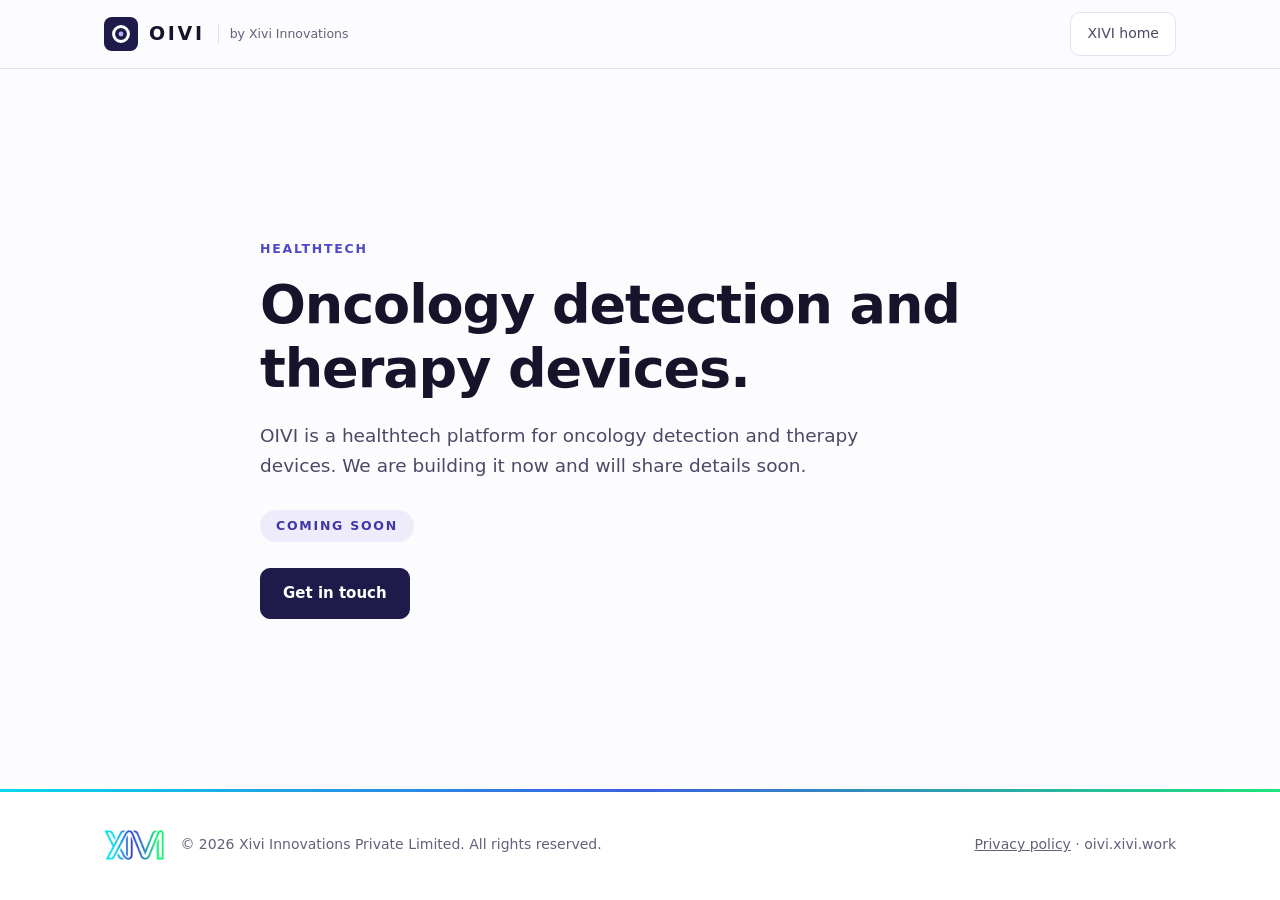
<file: index.html>
<!doctype html>
<html lang="en-IN">
<head>
<meta charset="utf-8">
<meta name="viewport" content="width=device-width, initial-scale=1">
<meta http-equiv="Content-Security-Policy" content="default-src 'none'; script-src 'self'; style-src 'self' https://fonts.googleapis.com; font-src https://fonts.gstatic.com; img-src 'self' data:; connect-src 'none'; form-action 'none'; base-uri 'none'; object-src 'none'; manifest-src 'none'">
<meta name="referrer" content="strict-origin-when-cross-origin">
<meta name="color-scheme" content="only light">
<title>OIVI — Oncology detection and therapy devices | XIVI</title>
<meta name="description" content="OIVI is a healthtech platform for oncology detection and therapy devices from Xivi Innovations. Coming soon.">
<meta name="robots" content="index, follow, max-image-preview:large">
<meta name="theme-color" content="#ffffff">
<link rel="canonical" href="https://oivi.xivi.work/">
<link rel="icon" href="assets/oivi-mark.svg" type="image/svg+xml">
<link rel="icon" href="assets/favicon-48.png" sizes="48x48" type="image/png">
<link rel="apple-touch-icon" href="assets/apple-touch-icon.png">
<meta property="og:type" content="website">
<meta property="og:site_name" content="OIVI">
<meta property="og:locale" content="en_IN">
<meta property="og:title" content="OIVI — Oncology detection and therapy devices | XIVI">
<meta property="og:description" content="OIVI is a healthtech platform for oncology detection and therapy devices from Xivi Innovations. Coming soon.">
<meta property="og:url" content="https://oivi.xivi.work/">
<meta property="og:image" content="https://oivi.xivi.work/assets/og.png">
<meta property="og:image:width" content="1200">
<meta property="og:image:height" content="630">
<meta property="og:image:alt" content="OIVI by Xivi Innovations">
<meta name="twitter:card" content="summary_large_image">
<meta name="twitter:title" content="OIVI — Oncology detection and therapy devices | XIVI">
<meta name="twitter:description" content="OIVI is a healthtech platform for oncology detection and therapy devices from Xivi Innovations. Coming soon.">
<meta name="twitter:image" content="https://oivi.xivi.work/assets/og.png">
<script type="application/ld+json">
{
 "@context": "https://schema.org",
 "@graph": [
  {
   "@type": "WebSite",
   "@id": "https://oivi.xivi.work/#website",
   "url": "https://oivi.xivi.work/",
   "name": "OIVI",
   "inLanguage": "en-IN",
   "description": "OIVI is a healthtech platform for oncology detection and therapy devices from Xivi Innovations. Coming soon.",
   "publisher": {
    "@id": "https://xivi.work/#org"
   }
  },
  {
   "@type": "Brand",
   "@id": "https://oivi.xivi.work/#brand",
   "name": "OIVI",
   "url": "https://oivi.xivi.work/",
   "description": "OIVI is a healthtech platform for oncology detection and therapy devices from Xivi Innovations. Coming soon.",
   "brand": {
    "@type": "Organization",
    "@id": "https://xivi.work/#org",
    "name": "Xivi Innovations Private Limited",
    "url": "https://xivi.work/"
   }
  }
 ]
}
</script>
<link rel="preconnect" href="https://fonts.googleapis.com">
<link rel="preconnect" href="https://fonts.gstatic.com" crossorigin>
<link href="https://fonts.googleapis.com/css2?family=Inter:wght@400;500;600;700&display=swap" rel="stylesheet">
<link rel="stylesheet" href="assets/site.css?v=6">
<link rel="stylesheet" href="assets/page.css?v=1">
<script src="assets/frame.js" defer></script>
</head>
<body class="soon-page">


<header>
  <div class="wrap nav">
    <a class="brand" href="./" aria-label="OIVI home">
      <img src="assets/oivi-mark.svg" alt="">
      <b>OIVI</b><span>by Xivi Innovations</span>
    </a>
    <nav class="links"><a class="btn sm" href="https://xivi.work">XIVI home</a></nav>
  </div>
</header>

<main class="soon">
  <div class="wrap">
    <p class="eyebrow">Healthtech</p>
    <h1>Oncology detection and therapy devices.</h1>
    <p class="lead">OIVI is a healthtech platform for oncology detection and therapy devices. We are building it now and will share details soon.</p>
    <p class="chip-soon">Coming soon</p>
    <div class="cta"><a class="btn primary" href="mailto:xivi.tech@gmail.com?subject=OIVI">Get in touch</a></div>
  </div>
</main>

<footer>
  <div class="wrap">
    <div class="logo">
      <a href="https://xivi.work" aria-label="XIVI"><img src="assets/xivi-logo-sm.webp" alt="XIVI" width="320" height="159" decoding="async"></a>
      <p>© 2026 Xivi Innovations Private Limited. All rights reserved.</p>
    </div>
    <p><a href="privacy.html">Privacy policy</a> · oivi.xivi.work</p>
  </div>
</footer>

</body>
</html>
</file>
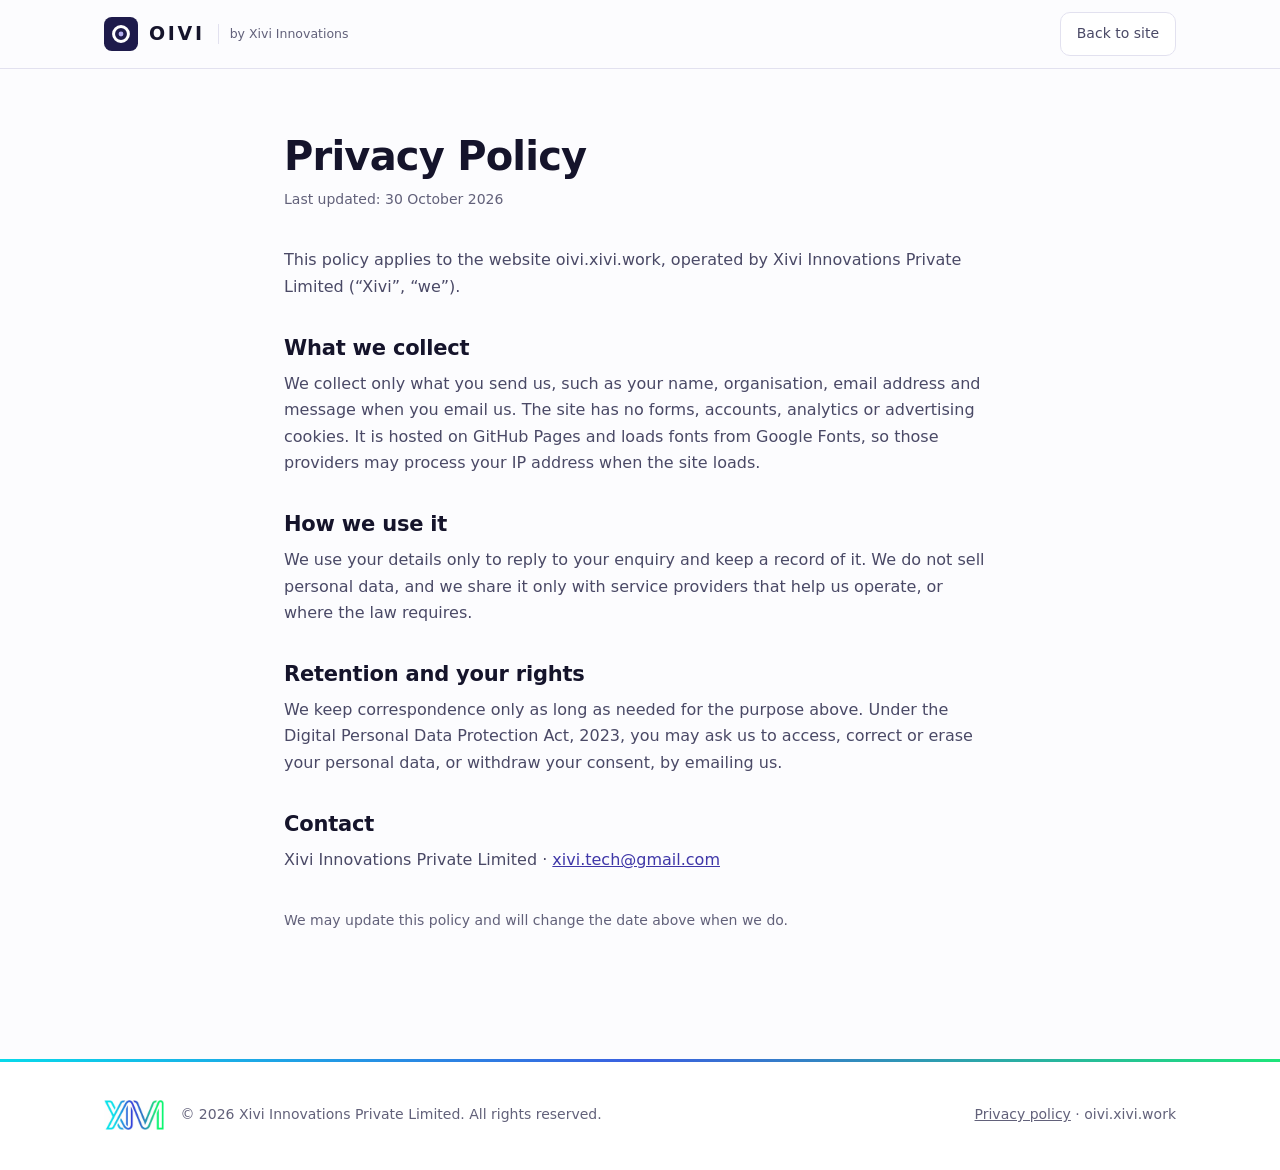
<file: privacy.html>
<!doctype html>
<html lang="en-IN">
<head>
<meta charset="utf-8">
<meta name="viewport" content="width=device-width, initial-scale=1">
<meta http-equiv="Content-Security-Policy" content="default-src 'none'; script-src 'self'; style-src 'self' https://fonts.googleapis.com; font-src https://fonts.gstatic.com; img-src 'self' data:; connect-src 'none'; form-action 'none'; base-uri 'none'; object-src 'none'; manifest-src 'none'">
<meta name="referrer" content="strict-origin-when-cross-origin">
<meta name="color-scheme" content="only light">
<title>Privacy Policy — OIVI | XIVI</title>
<meta name="description" content="How Xivi Innovations Private Limited handles personal data collected through oivi.xivi.work.">
<meta name="robots" content="index, follow, max-image-preview:large">
<meta name="theme-color" content="#ffffff">
<link rel="canonical" href="https://oivi.xivi.work/privacy.html">
<link rel="icon" href="assets/oivi-mark.svg" type="image/svg+xml">
<link rel="icon" href="assets/favicon-48.png" sizes="48x48" type="image/png">
<link rel="apple-touch-icon" href="assets/apple-touch-icon.png">
<meta property="og:type" content="website">
<meta property="og:site_name" content="OIVI">
<meta property="og:locale" content="en_IN">
<meta property="og:title" content="Privacy Policy — OIVI | XIVI">
<meta property="og:description" content="How Xivi Innovations Private Limited handles personal data collected through oivi.xivi.work.">
<meta property="og:url" content="https://oivi.xivi.work/privacy.html">
<meta property="og:image" content="https://oivi.xivi.work/assets/og.png">
<meta property="og:image:width" content="1200">
<meta property="og:image:height" content="630">
<meta property="og:image:alt" content="OIVI by Xivi Innovations">
<meta name="twitter:card" content="summary_large_image">
<meta name="twitter:title" content="Privacy Policy — OIVI | XIVI">
<meta name="twitter:description" content="How Xivi Innovations Private Limited handles personal data collected through oivi.xivi.work.">
<meta name="twitter:image" content="https://oivi.xivi.work/assets/og.png">
<link rel="preconnect" href="https://fonts.googleapis.com">
<link rel="preconnect" href="https://fonts.gstatic.com" crossorigin>
<link href="https://fonts.googleapis.com/css2?family=Inter:wght@400;500;600;700&display=swap" rel="stylesheet">
<link rel="stylesheet" href="assets/site.css?v=6">
<script src="assets/frame.js" defer></script>
</head>
<body>


<header>
  <div class="wrap nav">
    <a class="brand" href="./" aria-label="OIVI home">
      <img src="assets/oivi-mark.svg" alt="">
      <b>OIVI</b><span>by Xivi Innovations</span>
    </a>
    <nav class="links"><a class="btn sm" href="./">Back to site</a></nav>
  </div>
</header>

<main class="legal">
  <div class="wrap">
    <h1>Privacy Policy</h1>
    <p class="upd">Last updated: 30 October 2026</p>

    <p>This policy applies to the website oivi.xivi.work, operated by Xivi Innovations Private Limited (“Xivi”, “we”).</p>

    <h2>What we collect</h2>
    <p>We collect only what you send us, such as your name, organisation, email address and message when you email us. The site has no forms, accounts, analytics or advertising cookies. It is hosted on GitHub Pages and loads fonts from Google Fonts, so those providers may process your IP address when the site loads.</p>

    <h2>How we use it</h2>
    <p>We use your details only to reply to your enquiry and keep a record of it. We do not sell personal data, and we share it only with service providers that help us operate, or where the law requires.</p>

    <h2>Retention and your rights</h2>
    <p>We keep correspondence only as long as needed for the purpose above. Under the Digital Personal Data Protection Act, 2023, you may ask us to access, correct or erase your personal data, or withdraw your consent, by emailing us.</p>

    <h2>Contact</h2>
    <p>Xivi Innovations Private Limited · <a href="mailto:xivi.tech@gmail.com">xivi.tech@gmail.com</a></p>

    <p class="upd mt36">We may update this policy and will change the date above when we do.</p>
  </div>
</main>

<footer>
  <div class="wrap">
    <div class="logo">
      <img src="assets/xivi-logo-sm.webp" alt="XIVI" width="320" height="159" decoding="async">
      <p>© 2026 Xivi Innovations Private Limited. All rights reserved.</p>
    </div>
    <p><a href="privacy.html">Privacy policy</a> · oivi.xivi.work</p>
  </div>
</footer>

</body>
</html>
</file>
<file: assets/site.css>
:root{
  --ink:#15142b; --ink2:#4a4966; --mute:#62617a;
  --bg:#fcfcfe; --tint:#f3f2fa; --tealtint:#eeecfa; --line:#e2e1ef;
  --deep:#1e1b4b; --teal:#5148c8; --teal2:#3f37a8;
  --ok:#2c7a4b; --okbg:#eaf3eb;
  --warn:#85590b; --warnbg:#f7efe1;
  --bad:#b0392f; --badbg:#f7e9e7;
  --r:14px;
  --surface:#fff; --headbg:rgba(252,252,254,.92); --strong:#1e1b4b;
  --btn:#1e1b4b; --btnink:#fff; --btnhover:#2d2a66;
  --okink:#1f4d33; --warnink:#5e430c; --badink:#702620;
  color-scheme:only light;
}
*{box-sizing:border-box}
html{scroll-behavior:smooth;scroll-padding-top:76px}
body{margin:0;background:var(--bg);color:var(--ink);font:16px/1.65 Inter,system-ui,-apple-system,"Segoe UI",Roboto,sans-serif;-webkit-font-smoothing:antialiased}
img{max-width:100%;display:block}
a{color:var(--teal2)}
.wrap{max-width:1120px;margin:0 auto;padding:0 24px}
.eyebrow{font-size:12.5px;font-weight:600;letter-spacing:.14em;text-transform:uppercase;color:var(--teal);margin:0 0 14px}
h1,h2,h3{margin:0;line-height:1.18;letter-spacing:-.02em;color:var(--ink)}
h1{font-size:clamp(34px,4.6vw,54px);font-weight:700}
h2{font-size:clamp(28px,3.4vw,38px);font-weight:700;max-width:760px}
h3{font-size:18px;font-weight:600;letter-spacing:-.01em}
p{margin:0}
.lead{font-size:18.5px;color:var(--ink2);max-width:600px;margin-top:20px}
.sec-intro{font-size:17.5px;color:var(--ink2);max-width:680px;margin-top:16px}

/* header */
header{position:sticky;top:0;z-index:20;background:var(--headbg);backdrop-filter:blur(10px);border-bottom:1px solid var(--line)}
.nav{display:flex;align-items:center;justify-content:space-between;height:68px}
.brand{display:flex;align-items:center;gap:11px;text-decoration:none;color:var(--ink)}
.brand img{width:34px;height:34px}
.brand b{font-size:19px;letter-spacing:.14em;font-weight:700}
.brand span{font-size:12.5px;color:var(--mute);border-left:1px solid var(--line);padding-left:11px;margin-left:2px}
.links{display:flex;align-items:center;gap:30px}
.links a{font-size:14.5px;color:var(--ink2);text-decoration:none;font-weight:500}
.links a:hover{color:var(--ink)}
.btn{display:inline-flex;align-items:center;gap:8px;padding:12px 22px;border-radius:10px;font-weight:600;font-size:15px;text-decoration:none;border:1px solid var(--line);color:var(--ink);background:var(--surface)}
.btn.primary{background:var(--btn);border-color:var(--btn);color:var(--btnink)}
.btn.primary:hover{background:var(--btnhover);box-shadow:0 0 0 3px rgba(81,72,200,.28)}
.btn:not(.primary):hover{border-color:var(--teal);color:var(--teal2)}
.btn:focus-visible,a:focus-visible{outline:3px solid #b4aff0;outline-offset:2px}
.btn.sm{padding:9px 16px;font-size:14px}
@media(max-width:900px){.links a:not(.btn){display:none}.brand span{display:none}}

/* hero */
.hero{padding:76px 0 84px}
.hero .wrap{display:grid;grid-template-columns:1.05fr .95fr;gap:56px;align-items:center}
.cta{display:flex;gap:12px;flex-wrap:wrap;margin-top:32px}
.assure{display:flex;gap:22px;flex-wrap:wrap;margin-top:30px;font-size:14px;color:var(--mute)}
.assure span::before{content:"";display:inline-block;width:6px;height:6px;border-radius:50%;background:var(--teal);margin-right:8px;vertical-align:middle}
@media(max-width:900px){.hero .wrap{grid-template-columns:1fr;gap:44px}.hero{padding:48px 0 56px}}

/* hero flow card */
.panel{background:var(--surface);border:1px solid var(--line);border-radius:18px;padding:26px;box-shadow:0 18px 50px -24px rgba(30,27,75,.28)}
.panel-label{font-size:11.5px;letter-spacing:.14em;text-transform:uppercase;color:var(--mute);font-weight:600;margin-bottom:14px}
.flow{display:grid;gap:10px}
.node{border:1px solid var(--line);border-radius:12px;padding:14px 16px;background:var(--surface)}
.node small{display:block;color:var(--mute);font-size:13px;margin-top:2px}
.node b{font-size:15px;font-weight:600}
.node.core{background:var(--deep);border-color:var(--deep);color:#fff}
.node.core small{color:#b3b2d6}
.arrow{justify-self:center;color:var(--teal);font-size:18px;line-height:1}
.verdicts{display:flex;gap:8px;margin-top:16px;flex-wrap:wrap}
.chip{font-size:13px;font-weight:600;padding:6px 12px;border-radius:99px}
.chip.ok{background:var(--okbg);color:var(--ok)}
.chip.warn{background:var(--warnbg);color:var(--warn)}
.chip.bad{background:var(--badbg);color:var(--bad)}
.record{margin-top:16px;border-top:1px dashed var(--line);padding-top:14px;display:grid;grid-template-columns:auto 1fr;gap:6px 14px;font-size:13.5px}
.record dt{color:var(--mute)} .record dd{margin:0;font-weight:500}
.record code{font:12.5px ui-monospace,Consolas,monospace;color:var(--teal2)}
.note{font-size:12.5px;color:var(--mute);margin-top:12px}
.pbar{display:flex;align-items:center;gap:8px;font-size:12.5px;font-weight:600;color:var(--ink2);padding-bottom:14px;border-bottom:1px solid var(--line)}
.pbar-r{margin-left:auto;font-weight:500;color:var(--mute)}
.dot{width:8px;height:8px;border-radius:50%;background:var(--ok)}
.pflow{display:flex;align-items:center;justify-content:center;gap:10px;margin:18px 0;font-size:13px;color:var(--ink2)}
.pflow span{padding:6px 12px;border:1px solid var(--line);border-radius:8px;background:var(--surface)}
.pflow span.core{background:var(--deep);border-color:var(--deep);color:#fff;font-weight:700;letter-spacing:.08em}
.pflow i{font-style:normal;color:var(--teal)}
.pcase{display:flex;justify-content:space-between;gap:16px;font-size:14px}
.pcase small,.pverdict small,.mrow small{display:block;font-size:11.5px;letter-spacing:.1em;text-transform:uppercase;color:var(--mute);font-weight:600;margin-bottom:3px}
.pcase b{font-weight:600}
.pverdict{margin-top:18px;padding:16px 18px;border-radius:12px;background:var(--warnbg)}
.pverdict small{color:var(--warn)}
.vrow{display:flex;align-items:center;gap:12px;flex-wrap:wrap}
.chip.big{font-size:16px;padding:6px 16px;background:var(--surface);box-shadow:inset 0 0 0 1px rgba(154,106,18,.25)}
.rc{font-size:13px;font-weight:600;color:var(--warn)}
.pverdict p{margin-top:8px;font-size:14px;color:var(--warnink)}
.meter{margin-top:18px}
.mrow{display:flex;justify-content:space-between}
.track{position:relative;height:8px;border-radius:99px;background:var(--tint);margin-top:2px}
.fill{height:100%;width:78%;border-radius:99px;background:linear-gradient(90deg,#8cc7c0,#e0b04f)}
.lim{position:absolute;top:-4px;left:68%;width:2px;height:16px;background:var(--strong)}
.panel .record{margin-top:18px}

/* proof strip */
.proof{border-top:1px solid var(--line);border-bottom:1px solid var(--line);background:var(--surface);padding:26px 0}
.proof .wrap{display:grid;gap:14px}
.prow{display:flex;align-items:center;gap:14px 28px;flex-wrap:wrap}
.plabel{font-size:12px;letter-spacing:.12em;text-transform:uppercase;color:var(--mute);font-weight:600;min-width:150px}
.pitems{display:flex;gap:10px;flex-wrap:wrap;color:var(--ink2);font-size:14px}
.pitems span{font-weight:500;border:1px solid var(--line);border-radius:99px;padding:5px 15px;background:var(--bg)}
.pitems.tested span{font-weight:600;color:var(--ink);background:var(--tealtint);border-color:transparent}
@media(max-width:700px){.plabel{min-width:0;width:100%}}

/* sections */
section{padding:92px 0}
section.tint{background:var(--tint)}
section.dark{background:var(--deep);color:#ecebf6}
section.dark h2,section.dark h3{color:#fff}
section.dark .eyebrow{color:#b4aff0}
section.dark .sec-intro{color:#b3b2d6}
.grid{display:grid;gap:20px;margin-top:44px}
.g2{grid-template-columns:repeat(2,1fr)}.g3{grid-template-columns:repeat(3,1fr)}.g4{grid-template-columns:repeat(4,1fr)}
@media(max-width:900px){.g3,.g4{grid-template-columns:1fr 1fr}}
@media(max-width:620px){.g2,.g3,.g4{grid-template-columns:1fr}}
.card{background:var(--surface);border:1px solid var(--line);border-radius:var(--r);padding:26px}
.card p{color:var(--ink2);font-size:15.5px;margin-top:8px}
.tint .card{border-color:transparent}
.num{font-size:40px;font-weight:700;letter-spacing:-.03em;color:var(--strong);line-height:1.1}
.num .to{color:var(--mute);font-weight:500;padding:0 6px}
.cap{font-size:14.5px;color:var(--ink2);margin-top:10px}
.src{font-size:12.5px;color:var(--mute);margin-top:26px}

/* verdict cards */
.vc{border-radius:var(--r);padding:26px;border:1px solid transparent}
.vc h3{font-size:20px}
.vc p{margin-top:8px;font-size:15.5px}
.vc.ok{background:var(--okbg);color:var(--okink)}.vc.ok h3{color:var(--ok)}
.vc.warn{background:var(--warnbg);color:var(--warnink)}.vc.warn h3{color:var(--warn)}
.vc.bad{background:var(--badbg);color:var(--badink)}.vc.bad h3{color:var(--bad)}
.codes{display:flex;gap:8px;flex-wrap:wrap;margin-top:26px;align-items:center;font-size:14px;color:var(--ink2)}
.codes span.t{background:var(--surface);border:1px solid var(--line);padding:5px 12px;border-radius:99px;font-size:13.5px}

/* steps */
.steps{list-style:none;margin:44px 0 0;padding:0;display:grid;grid-template-columns:repeat(4,1fr);gap:20px;counter-reset:s}
.steps li{counter-increment:s;position:relative;padding-top:20px;border-top:2px solid var(--teal)}
.steps li::before{content:"0" counter(s);display:block;font-size:13px;font-weight:700;color:var(--teal);letter-spacing:.1em;margin-bottom:8px}
.steps b{display:block;font-size:17px;font-weight:600;margin-bottom:6px}
.steps span{font-size:15px;color:var(--ink2)}
@media(max-width:900px){.steps{grid-template-columns:1fr 1fr}}
@media(max-width:560px){.steps{grid-template-columns:1fr}}

/* split lists */
.split{display:grid;grid-template-columns:1fr 1fr;gap:20px;margin-top:44px}
@media(max-width:760px){.split{grid-template-columns:1fr}}
.list{list-style:none;margin:14px 0 0;padding:0;display:grid;gap:11px}
.list li{padding-left:28px;position:relative;font-size:15.5px;color:var(--ink2)}
.list.yes li::before{content:"✓";position:absolute;left:0;color:var(--ok);font-weight:700}
.list.no li::before{content:"–";position:absolute;left:4px;color:var(--mute);font-weight:700}

/* callout */
.callout{margin-top:44px;background:var(--deep);color:#ecebf6;border-radius:var(--r);padding:30px 34px;display:grid;grid-template-columns:1fr 1.2fr;gap:30px;align-items:center}
.callout h3{color:#fff;font-size:22px}
.callout p{color:#c3c2e0;font-size:15.5px}
@media(max-width:760px){.callout{grid-template-columns:1fr;padding:26px}}
.state{display:flex;gap:10px;margin-top:14px;flex-wrap:wrap}
.state span{font-size:13px;font-weight:600;padding:5px 12px;border-radius:99px;background:rgba(255,255,255,.1);color:#fff}

/* traction */
.ds{margin-top:44px;border:1px solid var(--line);border-radius:var(--r);overflow:hidden;background:var(--surface)}
.dsr{display:grid;grid-template-columns:260px 1fr;gap:24px;padding:22px 26px;border-bottom:1px solid var(--line)}
.dsr:last-child{border-bottom:0}
.dsr b{display:block;font-size:16px;font-weight:600}
.dsr small{color:var(--mute);font-size:13.5px}
.dsr p{color:var(--ink2);font-size:15.5px}
@media(max-width:760px){.dsr{grid-template-columns:1fr;gap:6px}}

/* timeline */
.tl{display:grid;grid-template-columns:repeat(4,1fr);gap:0;margin-top:44px}
.tl div{padding:0 22px 0 0;position:relative}
.tl div::before{content:"";display:block;height:2px;background:#7c75dc;margin-bottom:22px}
.tl div::after{content:"";position:absolute;top:-4px;left:0;width:10px;height:10px;border-radius:50%;background:#b4aff0}
.tl small{display:block;font-size:12.5px;font-weight:600;letter-spacing:.12em;text-transform:uppercase;color:#b4aff0;margin-bottom:6px}
.tl b{display:block;font-size:18px;color:#fff;font-weight:600;margin-bottom:6px}
.tl span{font-size:15px;color:#b3b2d6}
@media(max-width:900px){.tl{grid-template-columns:1fr 1fr;row-gap:36px}}
@media(max-width:560px){.tl{grid-template-columns:1fr}}

/* team */
.person{display:flex;flex-direction:column;gap:6px}
.avatar{width:56px;height:56px;border-radius:50%;background:var(--tealtint);color:var(--teal2);font-weight:700;display:grid;place-items:center;font-size:18px;margin-bottom:10px}
.role{font-size:14px;color:var(--teal);font-weight:600}

/* contact + footer */
.contact{text-align:center}
.contact h2{margin:0 auto}
.contact .sec-intro{margin-left:auto;margin-right:auto}
.contact .cta{justify-content:center}
footer{position:relative;border-top:1px solid var(--line);padding:40px 0;background:var(--surface)}
footer::before{content:"";position:absolute;left:0;right:0;top:-1px;height:3px;background:linear-gradient(90deg,#08d9ea,#3b5fe0 50%,#1ee57a)}
footer .wrap{display:flex;justify-content:space-between;align-items:center;gap:20px;flex-wrap:wrap}
footer .logo{display:flex;align-items:center;gap:16px}
footer .logo img{height:30px;width:auto;mix-blend-mode:multiply}
footer p{font-size:14px;color:var(--mute)}

/* founders line */
.founders{margin-top:18px;font-size:14px;color:var(--mute)}

/* proprietary core */
section.dark .grid{margin-top:40px}
.dcard{background:rgba(255,255,255,.06);border:1px solid rgba(255,255,255,.14);border-radius:var(--r);padding:26px}
.dcard .k{display:block;font-size:13px;font-weight:700;letter-spacing:.1em;color:#b4aff0;margin-bottom:10px}
.dcard p{margin-top:10px;font-size:15.5px;color:#c3c2e0}
.defend{display:grid;grid-template-columns:repeat(3,1fr);gap:0;margin-top:28px;border-top:1px solid rgba(255,255,255,.18)}
.defend div{padding:22px 24px 0 0}
.defend b{display:block;color:#fff;font-size:16px;font-weight:600;margin-bottom:4px}
.defend em{font-style:normal;font-size:11.5px;font-weight:600;letter-spacing:.06em;text-transform:uppercase;color:#b4aff0;border:1px solid rgba(180,175,240,.5);border-radius:99px;padding:1px 8px;margin-left:6px;vertical-align:middle}
.defend span{font-size:14.5px;color:#b3b2d6}
@media(max-width:760px){.defend{grid-template-columns:1fr}}

/* legal pages */
.legal{padding:64px 0 90px}
.legal .wrap{max-width:760px}
.legal h1{font-size:clamp(30px,4vw,40px);margin-bottom:8px}
.legal .upd{color:var(--mute);font-size:14px;margin-bottom:36px}
.legal h2{font-size:21px;margin:36px 0 10px;letter-spacing:-.01em}
.legal p,.legal li{color:var(--ink2);font-size:16px}
.legal p+p{margin-top:12px}
.legal ul{padding-left:22px;margin:10px 0}
.legal li{margin:6px 0}
footer a{color:var(--mute)}

/* nav fit */
.btn,.brand span,.links a{white-space:nowrap}
.links{gap:24px}
@media(max-width:1060px){.links a:not(.btn){display:none}.brand span{display:inline}}
@media(max-width:520px){.brand span{display:none}}

/* text columns (replace card grids) */
.cols{display:grid;gap:36px;margin-top:44px}
.cols.c3{grid-template-columns:repeat(3,1fr)}
.cols.c4{grid-template-columns:repeat(4,1fr)}
.cols>div{border-top:2px solid var(--ink);padding-top:18px}
.cols p{margin-top:8px;font-size:15.5px;color:var(--ink2)}
.split+.cols{margin-top:56px}
@media(max-width:900px){.cols.c4{grid-template-columns:1fr 1fr}.cols.c3{grid-template-columns:1fr}}
@media(max-width:560px){.cols.c4{grid-template-columns:1fr}}

/* flow diagram */
.diagram{display:grid;grid-template-columns:1fr 44px 1.25fr 44px 1.1fr;align-items:center;margin-top:48px;padding:30px;background:var(--surface);border:1px solid var(--line);border-radius:18px}
.d-box{border:1px solid var(--line);border-radius:12px;padding:18px 20px;background:var(--bg)}
.d-box small{display:block;font-size:11.5px;letter-spacing:.12em;text-transform:uppercase;font-weight:600;color:var(--mute);margin-bottom:6px}
.d-box b{display:block;font-size:17px;font-weight:600}
.d-box>span{font-size:14.5px;color:var(--ink2)}
.d-box.core{background:var(--deep);border-color:var(--deep);color:#fff;padding:22px}
.d-box.core small{color:#b4aff0}
.d-box.core ul{list-style:none;margin:0;padding:0;display:grid;gap:8px;font-size:15px}
.d-box.core li{padding-left:20px;position:relative}
.d-box.core li::before{content:"";position:absolute;left:0;top:.5em;width:8px;height:8px;border-radius:50%;background:#b4aff0}
.seal{margin-top:16px;padding-top:14px;border-top:1px solid rgba(255,255,255,.2);font-size:12.5px;color:#b3b2d6;font-family:ui-monospace,Consolas,monospace}
.d-arrow{height:2px;background:var(--teal);position:relative;margin:0 6px}
.d-arrow::after{content:"";position:absolute;right:-1px;top:-4px;border-left:8px solid var(--teal);border-top:5px solid transparent;border-bottom:5px solid transparent}
.d-outs{display:grid;gap:10px}
.d-out{border-radius:10px;padding:12px 16px}
.d-out b{display:block;font-size:16px}
.d-out span{font-size:14px}
.d-out.ok{background:var(--okbg);color:var(--okink)}.d-out.ok b{color:var(--ok)}
.d-out.warn{background:var(--warnbg);color:var(--warnink)}.d-out.warn b{color:var(--warn)}
.d-out.bad{background:var(--badbg);color:var(--badink)}.d-out.bad b{color:var(--bad)}
@media(max-width:900px){
  .diagram{grid-template-columns:1fr;gap:0;padding:20px}
  .d-arrow{width:2px;height:30px;margin:6px auto}
  .d-arrow::after{right:auto;left:-4px;top:auto;bottom:-1px;border-left:5px solid transparent;border-right:5px solid transparent;border-top:8px solid var(--teal);border-bottom:0}
}

/* traction stat column */
.dsr{grid-template-columns:240px 170px 1fr;align-items:center}
.st{font-size:22px;font-weight:700;letter-spacing:-.02em;color:var(--strong);line-height:1.2}
.st small{display:block;font-size:12.5px;font-weight:500;letter-spacing:0;color:var(--mute);margin-top:2px}
@media(max-width:900px){.dsr{grid-template-columns:200px 1fr}.dsr p{grid-column:1/-1}}
@media(max-width:760px){.dsr{grid-template-columns:1fr}}

/* contact tighten */
section.contact{padding:68px 0 72px}
.contact h2{font-size:clamp(26px,3vw,34px)}
.contact .cta{margin-top:26px}

/* proprietary strip */
.defend.solo{margin-top:36px;border-top:0}
.defend.solo div{padding:0 28px 0 0}
.defend.solo b{font-size:18px;margin-bottom:6px}

:root{--lt:#b4aff0;--m1:#b3b2d6;--on:#ecebf6}

/* classes that replace former inline styles */
.mt36{margin-top:36px}
[hidden]{display:none !important}

.legal .mt36{margin-top:36px}
</file>
<file: assets/page.css>
/* coming-soon page */
.soon{min-height:calc(100vh - 68px - 112px);display:flex;align-items:center;padding:72px 0}
.soon h1{max-width:760px}
.soon .lead{max-width:620px}
.chip-soon{display:inline-block;margin-top:28px;font-size:12.5px;font-weight:700;letter-spacing:.14em;text-transform:uppercase;color:var(--teal2);background:var(--tealtint);border-radius:99px;padding:6px 16px}
.soon .cta{margin-top:26px}
</file>
